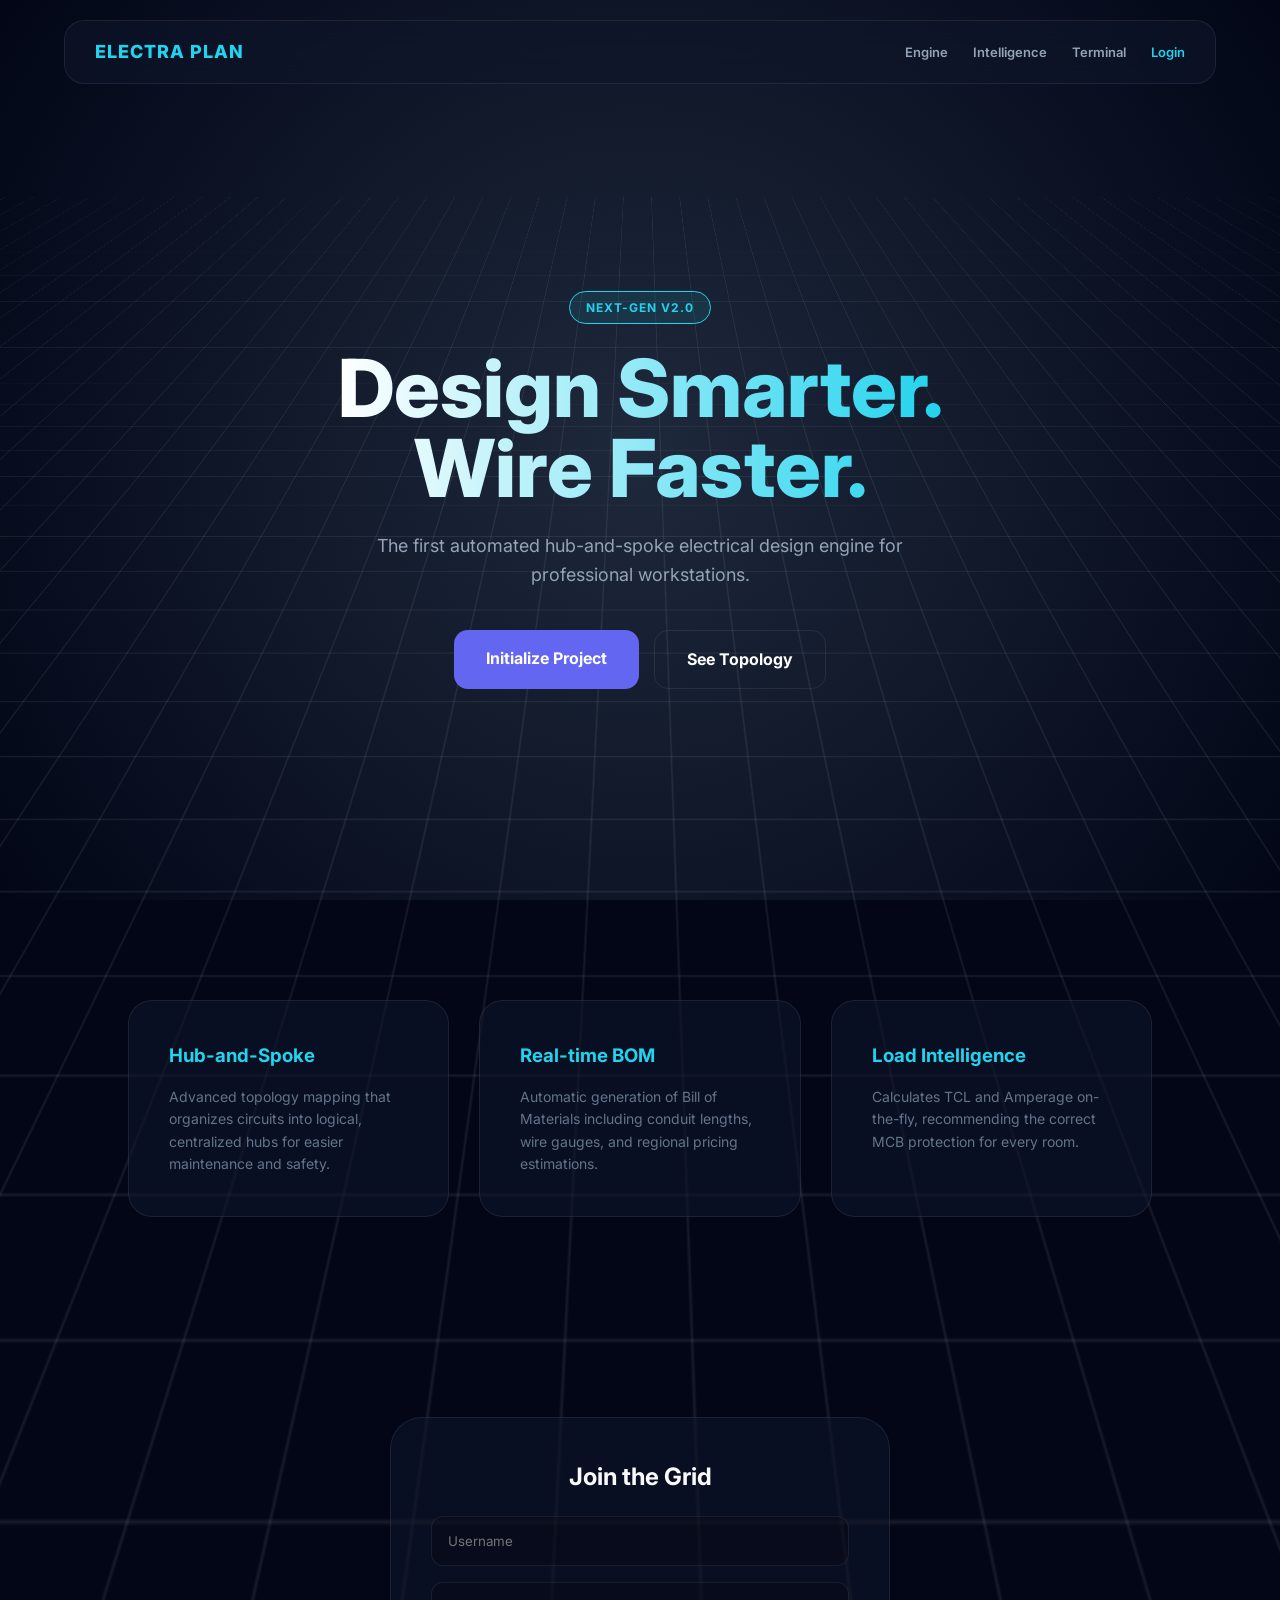
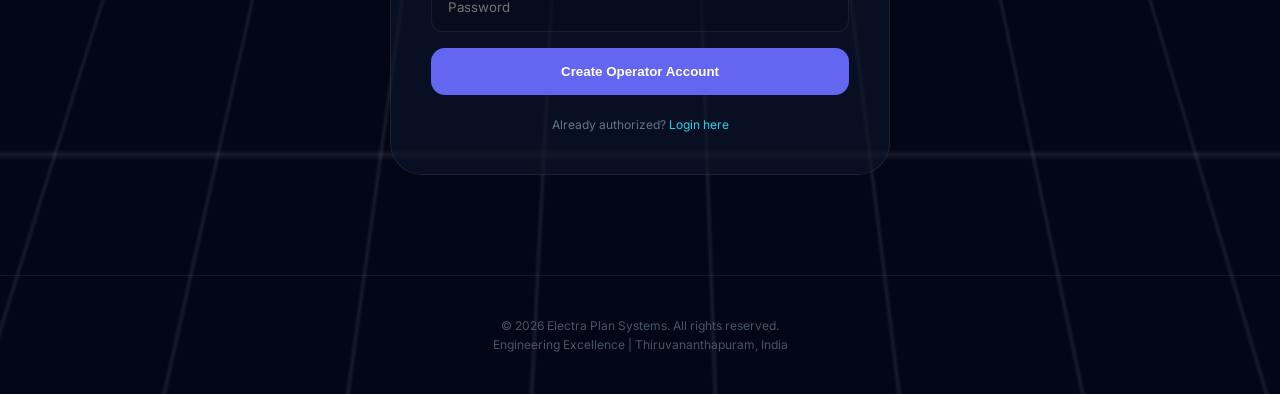
<file: templates/index.html>
<!DOCTYPE html>
<html lang="en">
<head>
    <meta charset="UTF-8">
    <meta name="viewport" content="width=device-width, initial-scale=1.0">
    <title>Electra Plan | Engineering the Future</title>
    <link href="https://fonts.googleapis.com/css2?family=Inter:wght@300;400;600;800&display=swap" rel="stylesheet">
    <style>
        :root {
            --bg: #020617;
            --primary: #22d3ee;
            --accent: #6366f1;
            --success: #a3e635;
            --glass: rgba(15, 23, 42, 0.6);
            --border: rgba(255, 255, 255, 0.08);
        }

        * { box-sizing: border-box; margin: 0; padding: 0; }
        html { scroll-behavior: smooth; }
        
        body {
            background-color: var(--bg);
            color: #f8fafc;
            font-family: 'Inter', sans-serif;
            overflow-x: hidden;
            line-height: 1.6;
        }

        /* --- THE SCI-FI BACKGROUND --- */
        .viewport-bg {
            position: fixed; inset: 0; z-index: -1;
            background: radial-gradient(circle at var(--mouse-x, 50%) var(--mouse-y, 50%), #1e293b 0%, #020617 100%);
        }

        .grid {
            position: absolute; inset: -50%; width: 200%; height: 200%;
            background-image: linear-gradient(var(--border) 1px, transparent 1px), linear-gradient(90deg, var(--border) 1px, transparent 1px);
            background-size: 50px 50px;
            transform: perspective(1000px) rotateX(60deg);
            animation: grid-flow 30s linear infinite;
        }

        @keyframes grid-flow {
            from { transform: perspective(1000px) rotateX(60deg) translateY(0); }
            to { transform: perspective(1000px) rotateX(60deg) translateY(50px); }
        }

        /* --- NAVIGATION --- */
        nav {
            position: fixed; top: 20px; left: 50%; transform: translateX(-50%);
            width: 90%; max-width: 1200px; height: 64px;
            background: var(--glass); backdrop-filter: blur(12px);
            border: 1px solid var(--border); border-radius: 20px;
            display: flex; align-items: center; justify-content: space-between;
            padding: 0 30px; z-index: 1000;
        }

        .nav-logo { font-weight: 800; font-size: 18px; letter-spacing: 1px; color: var(--primary); }
        .nav-links { display: flex; gap: 25px; }
        .nav-links a { text-decoration: none; color: #94a3b8; font-size: 13px; font-weight: 600; transition: 0.3s; }
        .nav-links a:hover { color: #fff; }

        /* --- HERO SECTION --- */
        .hero {
            height: 100vh; display: flex; flex-direction: column;
            align-items: center; justify-content: center; text-align: center;
            padding-top: 80px;
        }

        .badge {
            background: rgba(34, 211, 238, 0.1); color: var(--primary);
            padding: 6px 16px; border-radius: 99px; border: 1px solid var(--primary);
            font-size: 12px; font-weight: 700; margin-bottom: 24px;
            text-transform: uppercase; letter-spacing: 1px;
        }

        h1 {
            font-size: clamp(40px, 8vw, 80px); font-weight: 800;
            line-height: 1; margin-bottom: 24px;
            background: linear-gradient(to right, #fff, var(--primary));
            -webkit-background-clip: text; -webkit-text-fill-color: transparent;
        }

        .hero p { color: #94a3b8; font-size: 18px; max-width: 600px; margin-bottom: 40px; }

        /* --- FEATURES GRID --- */
        .features { padding: 100px 10%; display: grid; grid-template-columns: repeat(auto-fit, minmax(300px, 1fr)); gap: 30px; }
        
        .card {
            background: var(--glass); border: 1px solid var(--border);
            padding: 40px; border-radius: 24px; transition: 0.4s;
        }
        .card:hover { border-color: var(--primary); transform: translateY(-10px); background: rgba(34, 211, 238, 0.05); }
        .card h3 { color: var(--primary); margin-bottom: 15px; }
        .card p { color: #64748b; font-size: 14px; }

        /* --- FORM & CONTACT --- */
        .cta-section { padding: 100px 10%; display: flex; flex-direction: column; align-items: center; }
        .contact-card {
            width: 100%; max-width: 500px; background: var(--glass);
            padding: 40px; border-radius: 32px; border: 1px solid var(--border);
        }

        input, textarea {
            width: 100%; padding: 16px; margin-bottom: 16px;
            background: rgba(0,0,0,0.2); border: 1px solid var(--border);
            border-radius: 12px; color: #fff; font-family: inherit;
        }
        input:focus { border-color: var(--primary); outline: none; }

        .btn {
            display: inline-block; padding: 16px 32px; border-radius: 14px;
            font-weight: 700; cursor: pointer; transition: 0.3s; text-decoration: none; text-align: center;
        }
        .btn-primary { background: var(--accent); color: #fff; border: none; }
        .btn-primary:hover { box-shadow: 0 0 20px rgba(99, 102, 241, 0.4); transform: scale(1.02); }

        footer { padding: 40px; text-align: center; color: #475569; font-size: 12px; border-top: 1px solid var(--border); }
    </style>
</head>
<body>

    <div class="viewport-bg">
        <div class="grid"></div>
    </div>

    <nav>
        <div class="nav-logo">ELECTRA PLAN</div>
        <div class="nav-links">
            <a href="#">Engine</a>
            <a href="#about">Intelligence</a>
            <a href="#contact">Terminal</a>
            <a href="/login" style="color: var(--primary)">Login</a>
        </div>
    </nav>

    <header class="hero">
        <div class="badge">Next-Gen v2.0</div>
        <h1 class="glitch-title">
            <span class="glitch-line" data-value="Design Smarter.">Design Smarter.</span><br>
            <span class="glitch-line" data-value="Wire Faster.">Wire Faster.</span>
        </h1>
        <p>The first automated hub-and-spoke electrical design engine for professional workstations.</p>
        <div style="display: flex; gap: 15px;">
            <a href="/register" class="btn btn-primary">Initialize Project</a>
            <a href="#about" class="btn" style="color: #fff; border: 1px solid var(--border);">See Topology</a>
        </div>
    </header>

    <section class="features" id="about">
        <div class="card">
            <h3>Hub-and-Spoke</h3>
            <p>Advanced topology mapping that organizes circuits into logical, centralized hubs for easier maintenance and safety.</p>
        </div>
        <div class="card">
            <h3>Real-time BOM</h3>
            <p>Automatic generation of Bill of Materials including conduit lengths, wire gauges, and regional pricing estimations.</p>
        </div>
        <div class="card">
            <h3>Load Intelligence</h3>
            <p>Calculates TCL and Amperage on-the-fly, recommending the correct MCB protection for every room.</p>
        </div>
    </section>

    <section class="cta-section" id="contact">
        <div class="contact-card">
            <h2 style="margin-bottom: 20px; text-align: center;">Join the Grid</h2>
            <form action="/register" method="POST">
                <input type="text" name="username" placeholder="Username" required>
                <input type="password" name="password" placeholder="Password" required>
                <button type="submit" class="btn btn-primary" style="width: 100%;">Create Operator Account</button>
            </form>
            <p style="text-align: center; margin-top: 20px; font-size: 12px; color: #64748b;">
                Already authorized? <a href="/login" style="color: var(--primary); text-decoration: none;">Login here</a>
            </p>
        </div>
    </section>

    <footer>
        <p>&copy; 2026 Electra Plan Systems. All rights reserved.</p>
        <p>Engineering Excellence | Thiruvananthapuram, India</p>
    </footer>

    <script>
        // Modern Interactive Background Tracking
        document.addEventListener('mousemove', e => {
            const x = (e.clientX / window.innerWidth) * 100;
            const y = (e.clientY / window.innerHeight) * 100;
            document.documentElement.style.setProperty('--mouse-x', `${x}%`);
            document.documentElement.style.setProperty('--mouse-y', `${y}%`);
        });

        // Simple Scroll Reveal Logic
        const observer = new IntersectionObserver((entries) => {
            entries.forEach(entry => {
                if (entry.isIntersecting) {
                    entry.target.style.opacity = '1';
                    entry.target.style.transform = 'translateY(0)';
                }
            });
        }, { threshold: 0.1 });

        document.querySelectorAll('.card').forEach(card => {
            card.style.opacity = '0';
            card.style.transform = 'translateY(30px)';
            card.style.transition = '0.8s ease-out';
            observer.observe(card);
        });

        // Cyberpunk Text Scramble Effect
        const letters = "ABCDEFGHIJKLMNOPQRSTUVWXYZ0123456789@#$%&*";
        
        document.querySelectorAll('.glitch-line').forEach((element, i) => {
            let iteration = 0;
            let interval = null;
            const originalText = element.dataset.value;
            
            // Stagger the second line slightly
            setTimeout(() => {
                interval = setInterval(() => {
                    element.innerText = originalText
                        .split("")
                        .map((letter, index) => {
                            if(index < iteration || letter === " ") {
                                return originalText[index]; // Reveal actual letters or skip spaces
                            }
                            return letters[Math.floor(Math.random() * 42)];
                        })
                        .join("");
                    
                    if(iteration >= originalText.length){ 
                        clearInterval(interval);
                    }
                    
                    iteration += 1 / 3; // Controls speed of reveal
                }, 35);
            }, i * 300); // 300ms delay between lines
        });
    </script>
</body>
</html>
</file>
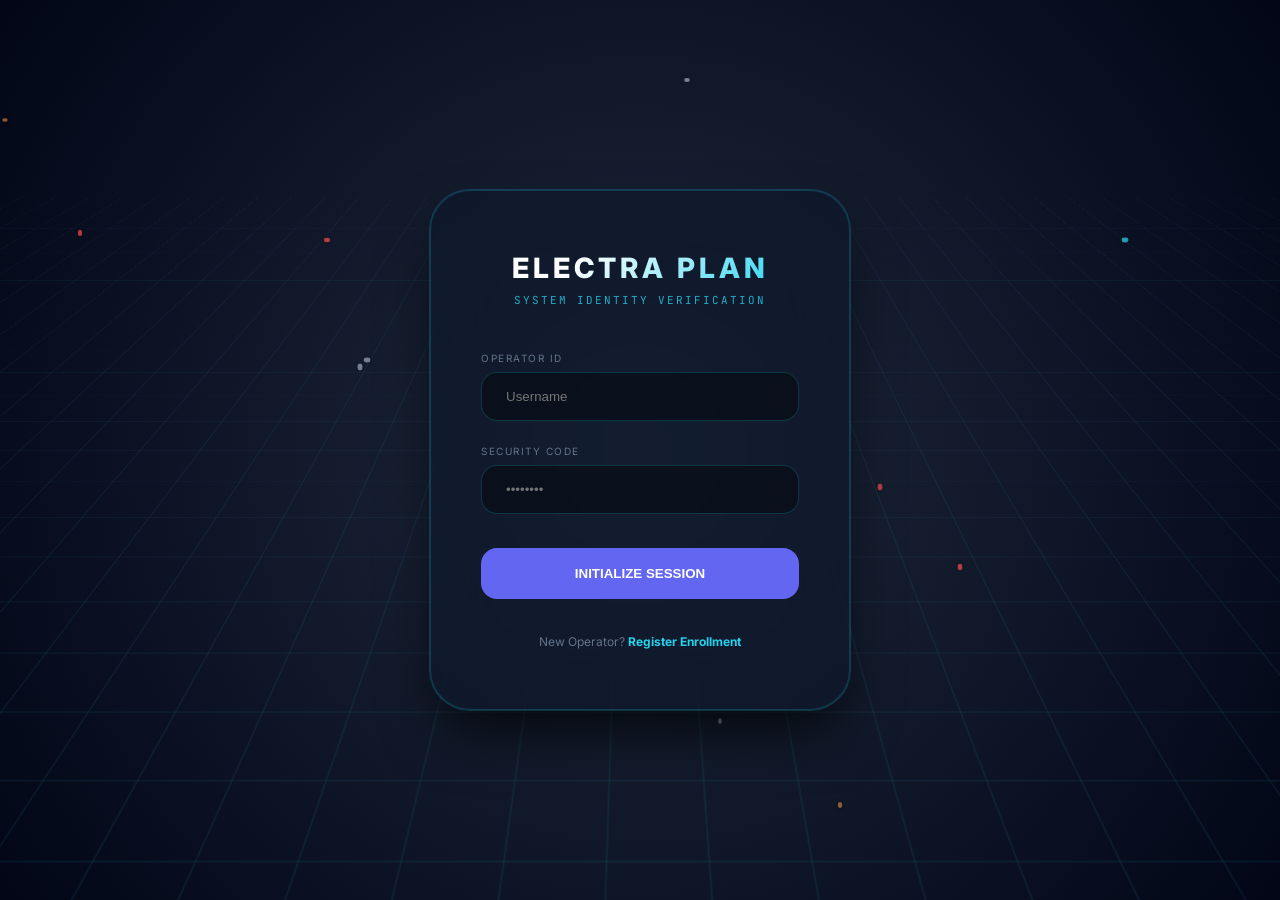
<file: templates/login.html>
<!DOCTYPE html>
<html lang="en">
<head>
    <meta charset="UTF-8">
    <meta name="viewport" content="width=device-width, initial-scale=1.0">
    <title>Electra Plan | Authorization Terminal</title>
    <link href="https://fonts.googleapis.com/css2?family=Inter:wght@400;600;800&family=JetBrains+Mono:wght@500&display=swap" rel="stylesheet">
    <style>
        :root {
            --bg-void: #020617;
            --primary: #22d3ee;
            --accent: #6366f1;
            --glass: rgba(15, 23, 42, 0.65);
            --border: rgba(34, 211, 238, 0.2);
            --glow: rgba(34, 211, 238, 0.4);
        }

        * { box-sizing: border-box; margin: 0; padding: 0; }
        
        body {
            background-color: var(--bg-void);
            color: #fff;
            font-family: 'Inter', sans-serif;
            height: 100vh;
            display: flex;
            align-items: center;
            justify-content: center;
            overflow: hidden;
        }

        /* --- THE UNIVERSE BACKGROUND --- */
        .universe {
            position: fixed; inset: 0; z-index: -1;
            background: radial-gradient(circle at var(--mouse-x, 50%) var(--mouse-y, 50%), #1e293b 0%, #020617 100%);
        }

        .grid-overlay {
            position: absolute; inset: -50%; width: 200%; height: 200%;
            background-image: 
                linear-gradient(var(--border) 1px, transparent 1px),
                linear-gradient(90deg, var(--border) 1px, transparent 1px);
            background-size: 60px 60px;
            transform: perspective(1000px) rotateX(60deg);
            animation: move-grid 25s linear infinite;
            opacity: 0.4;
            z-index: 1; /* Behind the wires */
        }

        @keyframes move-grid {
            from { transform: perspective(1000px) rotateX(60deg) translateY(0); }
            to { transform: perspective(1000px) rotateX(60deg) translateY(60px); }
        }

        #wireCanvas {
            position: absolute; inset: 0;
            opacity: 0.7;
            z-index: 2; /* On top of grid, behind card */
        }

        /* --- THE LOGIN CARD --- */
        .login-card {
            background: var(--glass);
            backdrop-filter: blur(30px);
            padding: 60px 50px;
            border-radius: 40px;
            border: 1px solid var(--border);
            width: 100%;
            max-width: 420px;
            position: relative;
            overflow: hidden;
            z-index: 10; /* Top layer */
            box-shadow: 
                0 0 0 1px var(--border),
                0 30px 60px -12px rgba(0, 0, 0, 0.8);
        }

        /* Scanning Animation */
        .login-card::before {
            content: '';
            position: absolute;
            top: -100%; left: 0;
            width: 100%; height: 100%;
            background: linear-gradient(to bottom, transparent, var(--glow), transparent);
            animation: scan 4s linear infinite;
            pointer-events: none;
        }

        @keyframes scan {
            0% { top: -100%; }
            100% { top: 100%; }
        }

        .logo-mark {
            font-weight: 800; font-size: 28px; letter-spacing: 4px; text-align: center;
            background: linear-gradient(135deg, #fff 30%, var(--primary));
            -webkit-background-clip: text; -webkit-text-fill-color: transparent;
            margin-bottom: 8px;
        }

        .subtitle {
            font-family: 'JetBrains Mono', monospace; font-size: 11px; text-align: center;
            color: var(--primary); text-transform: uppercase; letter-spacing: 2px;
            margin-bottom: 45px; opacity: 0.8;
        }

        .form-group { position: relative; margin-bottom: 24px; }
        .form-group label { display: block; font-size: 10px; text-transform: uppercase; letter-spacing: 1.5px; color: #64748b; margin-bottom: 8px; }

        input {
            width: 100%; padding: 16px 24px; background: rgba(0, 0, 0, 0.4);
            border: 1px solid var(--border); border-radius: 16px; color: #fff;
            transition: all 0.4s ease;
        }
        input:focus { border-color: var(--primary); background: rgba(34, 211, 238, 0.05); transform: scale(1.02); outline: none;}

        button {
            width: 100%; padding: 18px; background: var(--accent); color: #fff;
            border: none; border-radius: 16px; font-weight: 800; text-transform: uppercase;
            cursor: pointer; transition: 0.3s; margin-top: 10px;
        }
        button:hover { transform: translateY(-3px); box-shadow: 0 15px 30px rgba(99, 102, 241, 0.4); }

        .footer-links { margin-top: 35px; text-align: center; font-size: 12px; color: #64748b; }
        .footer-links a { color: var(--primary); text-decoration: none; font-weight: 700; }
    </style>
</head>
<body>

    <div class="universe">
        <div class="grid-overlay"></div>
        <canvas id="wireCanvas"></canvas>
    </div>

    <div class="login-card">
        <div class="logo-mark">ELECTRA PLAN</div>
        <div class="subtitle">System Identity Verification</div>

        <form action="/login" method="POST">
            <div class="form-group">
                <label>Operator ID</label>
                <input type="text" name="username" placeholder="Username" required autocomplete="off">
            </div>
            <div class="form-group">
                <label>Security Code</label>
                <input type="password" name="password" placeholder="••••••••" required>
            </div>
            <button type="submit">Initialize Session</button>
        </form>

        <div class="footer-links">
            New Operator? <a href="/register">Register Enrollment</a>
        </div>
    </div>

    <script>
        // --- WIRE ENGINE ---
        const canvas = document.getElementById('wireCanvas');
        const ctx = canvas.getContext('2d');
        let wires = [];

        function resize() {
            canvas.width = window.innerWidth;
            canvas.height = window.innerHeight;
        }
        window.addEventListener('resize', resize);
        resize();

        class Wire {
            constructor() { this.reset(); }
            reset() {
                this.x = Math.floor(Math.random() * canvas.width / 40) * 40;
                this.y = Math.floor(Math.random() * canvas.height / 40) * 40;
                this.length = 0;
                this.maxLength = 20 + Math.random() * 50;
                this.speed = 2;
                this.dir = Math.floor(Math.random() * 4);
                const colors = ['#b87333', '#22d3ee', '#ef4444', '#94a3b8'];
                this.color = colors[Math.floor(Math.random() * colors.length)];
                this.width = 3 + Math.random() * 2;
            }

            draw() {
                ctx.beginPath();
                ctx.lineWidth = this.width;
                ctx.lineCap = 'round';
                ctx.strokeStyle = this.color;
                ctx.shadowColor = 'rgba(0,0,0,0.5)';
                ctx.shadowBlur = 4;
                
                let oldX = this.x; let oldY = this.y;
                if (this.dir === 0) this.x += this.speed;
                else if (this.dir === 1) this.x -= this.speed;
                else if (this.dir === 2) this.y += this.speed;
                else if (this.dir === 3) this.y -= this.speed;

                ctx.moveTo(oldX, oldY);
                ctx.lineTo(this.x, this.y);
                ctx.stroke();

                // Highlight for 3D look
                ctx.beginPath();
                ctx.lineWidth = this.width / 3;
                ctx.strokeStyle = 'rgba(255,255,255,0.2)';
                ctx.moveTo(oldX, oldY);
                ctx.lineTo(this.x, this.y);
                ctx.stroke();

                this.length++;
                if (this.length % 40 === 0 && Math.random() > 0.5) this.dir = Math.floor(Math.random() * 4);
                if (this.length > this.maxLength || this.x < 0 || this.x > canvas.width || this.y < 0 || this.y > canvas.height) this.reset();
            }
        }

        for(let i=0; i<15; i++) wires.push(new Wire());

        function animate() {
            // Keep background transparent enough to see the CSS grid-overlay
            ctx.clearRect(0, 0, canvas.width, canvas.height); 
            // Optional: use a very faint clear to keep trails
            // ctx.fillStyle = 'rgba(2, 6, 23, 0.1)';
            // ctx.fillRect(0,0, canvas.width, canvas.height);

            wires.forEach(w => w.draw());
            requestAnimationFrame(animate);
        }
        animate();

        // Interactive Glow
        document.addEventListener('mousemove', e => {
            const x = (e.clientX / window.innerWidth) * 100;
            const y = (e.clientY / window.innerHeight) * 100;
            document.documentElement.style.setProperty('--mouse-x', `${x}%`);
            document.documentElement.style.setProperty('--mouse-y', `${y}%`);
        });
    </script>
</body>
</html>
</file>
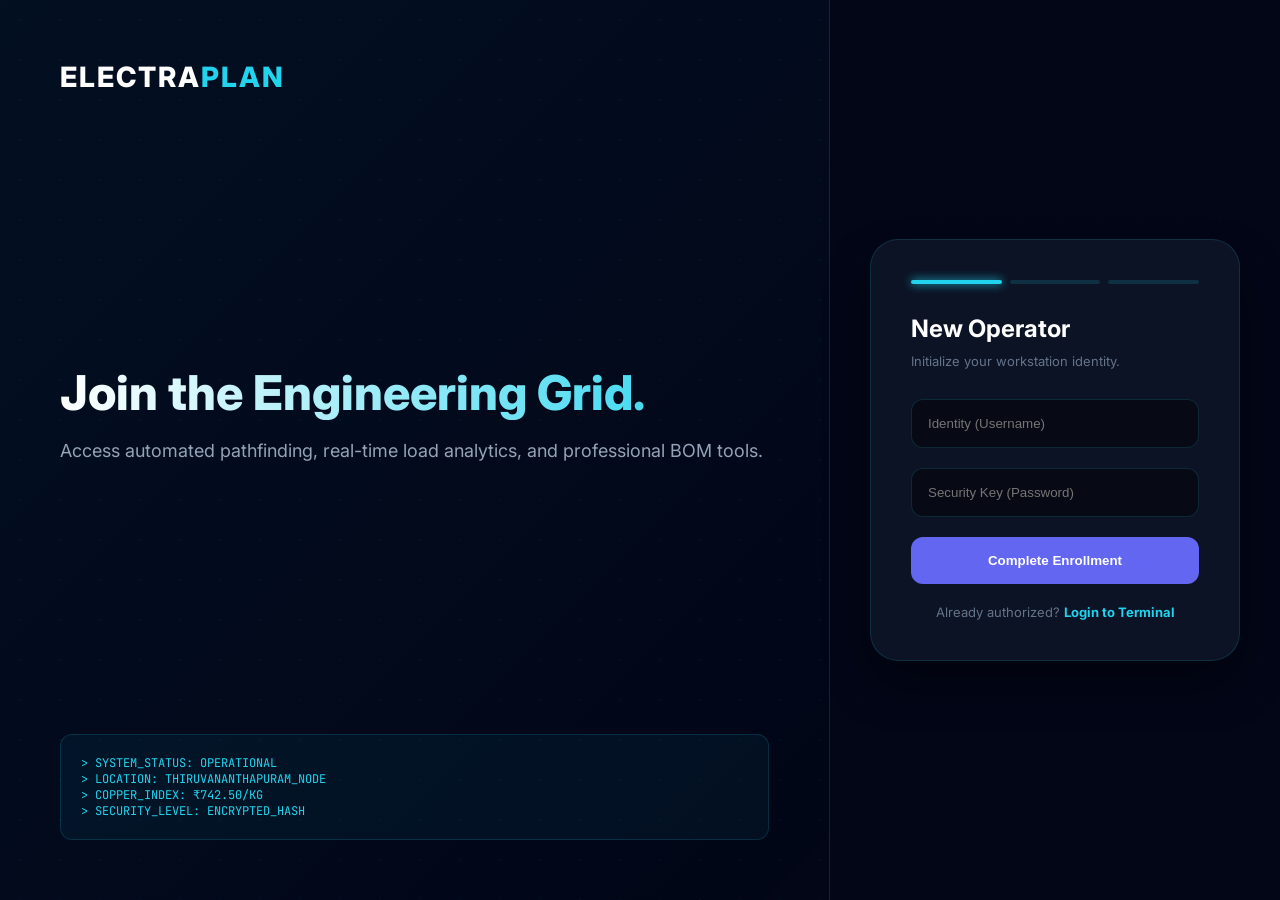
<file: templates/register.html>
<!DOCTYPE html>
<html lang="en">
<head>
    <meta charset="UTF-8">
    <meta name="viewport" content="width=device-width, initial-scale=1.0">
    <title>Electra Plan | Enrollment Terminal</title>
    <link href="https://fonts.googleapis.com/css2?family=Inter:wght@400;600;800&family=JetBrains+Mono:wght@400;500&display=swap" rel="stylesheet">
    <style>
        :root {
            --bg-void: #020617;
            --primary: #22d3ee;
            --accent: #6366f1;
            --success: #a3e635;
            --glass: rgba(15, 23, 42, 0.8);
            --border: rgba(34, 211, 238, 0.15);
        }

        * { box-sizing: border-box; margin: 0; padding: 0; }
        
        body {
            background-color: var(--bg-void);
            color: #fff;
            font-family: 'Inter', sans-serif;
            height: 100vh;
            display: flex;
            overflow: hidden;
        }

        /* --- THE SPLIT LAYOUT --- */
        .info-side {
            flex: 1;
            padding: 60px;
            display: flex;
            flex-direction: column;
            justify-content: space-between;
            background: linear-gradient(135deg, rgba(34, 211, 238, 0.05) 0%, transparent 100%);
            border-right: 1px solid var(--border);
        }

        .form-side {
            width: 450px;
            background: rgba(2, 6, 23, 0.5);
            display: flex;
            align-items: center;
            justify-content: center;
            padding: 40px;
        }

        /* --- BACKGROUND DECORATION --- */
        .grid-bg {
            position: fixed; inset: 0; z-index: -1;
            background-image: radial-gradient(var(--border) 1px, transparent 1px);
            background-size: 40px 40px;
            opacity: 0.3;
        }

        /* --- INFO SIDE ELEMENTS --- */
        .system-status {
            font-family: 'JetBrains Mono', monospace;
            font-size: 12px;
            color: var(--primary);
            background: rgba(34, 211, 238, 0.05);
            padding: 20px;
            border-radius: 12px;
            border: 1px solid var(--border);
        }

        .brand-logo {
            font-weight: 800;
            font-size: 28px;
            letter-spacing: 2px;
            color: #fff;
        }

        .hero-text h1 {
            font-size: 48px;
            font-weight: 800;
            line-height: 1.1;
            margin-bottom: 20px;
            background: linear-gradient(90deg, #fff, var(--primary));
            -webkit-background-clip: text;
            -webkit-text-fill-color: transparent;
        }

        /* --- REGISTRATION CARD --- */
        .reg-card {
            width: 100%;
            background: var(--glass);
            backdrop-filter: blur(20px);
            padding: 40px;
            border-radius: 28px;
            border: 1px solid var(--border);
            box-shadow: 0 25px 50px -12px rgba(0, 0, 0, 0.5);
        }

        .step-indicator {
            display: flex;
            gap: 8px;
            margin-bottom: 30px;
        }

        .step-dot { height: 4px; flex: 1; background: var(--border); border-radius: 2px; }
        .step-dot.active { background: var(--primary); box-shadow: 0 0 10px var(--primary); }

        input {
            width: 100%;
            padding: 16px;
            margin-bottom: 20px;
            background: rgba(0, 0, 0, 0.4);
            border: 1px solid var(--border);
            border-radius: 12px;
            color: #fff;
            outline: none;
            transition: 0.3s;
        }

        input:focus {
            border-color: var(--primary);
            background: rgba(0, 0, 0, 0.6);
        }

        button {
            width: 100%;
            padding: 16px;
            background: var(--accent);
            color: #fff;
            border: none;
            border-radius: 12px;
            font-weight: 700;
            cursor: pointer;
            transition: 0.3s;
        }

        button:hover {
            transform: translateY(-2px);
            box-shadow: 0 10px 20px rgba(99, 102, 241, 0.3);
        }

        .login-link {
            display: block;
            text-align: center;
            margin-top: 20px;
            font-size: 13px;
            color: #64748b;
            text-decoration: none;
        }
        
        .login-link b { color: var(--primary); }
    </style>
</head>
<body>

    <div class="grid-bg"></div>

    <aside class="info-side">
        <div class="brand-logo">ELECTRA<span style="color: var(--primary);">PLAN</span></div>
        
        <div class="hero-text">
            <h1>Join the Engineering Grid.</h1>
            <p style="color: #94a3b8; font-size: 18px;">Access automated pathfinding, real-time load analytics, and professional BOM tools.</p>
        </div>

        <div class="system-status">
            <div>> SYSTEM_STATUS: OPERATIONAL</div>
            <div>> LOCATION: THIRUVANANTHAPURAM_NODE</div>
            <div>> COPPER_INDEX: ₹742.50/KG</div>
            <div>> SECURITY_LEVEL: ENCRYPTED_HASH</div>
        </div>
    </aside>

    <main class="form-side">
        <div class="reg-card">
            <div class="step-indicator">
                <div class="step-dot active"></div>
                <div class="step-dot"></div>
                <div class="step-dot"></div>
            </div>

            <h2 style="margin-bottom: 10px; font-size: 24px;">New Operator</h2>
            <p style="color: #64748b; font-size: 13px; margin-bottom: 30px;">Initialize your workstation identity.</p>

            <form method="POST" action="/register">
                <input type="text" name="username" placeholder="Identity (Username)" required>
                <input type="password" name="password" placeholder="Security Key (Password)" required>
                <button type="submit">Complete Enrollment</button>
            </form>

            <a href="/login" class="login-link">Already authorized? <b>Login to Terminal</b></a>
        </div>
    </main>

    <script>
        // Subtle typewriter effect for the system status
        const statusBox = document.querySelector('.system-status');
        const lines = statusBox.children;
        Array.from(lines).forEach((line, i) => {
            line.style.opacity = '0';
            setTimeout(() => {
                line.style.opacity = '1';
                line.style.transition = 'opacity 0.5s';
            }, i * 300);
        });
    </script>
</body>
</html>
</file>
